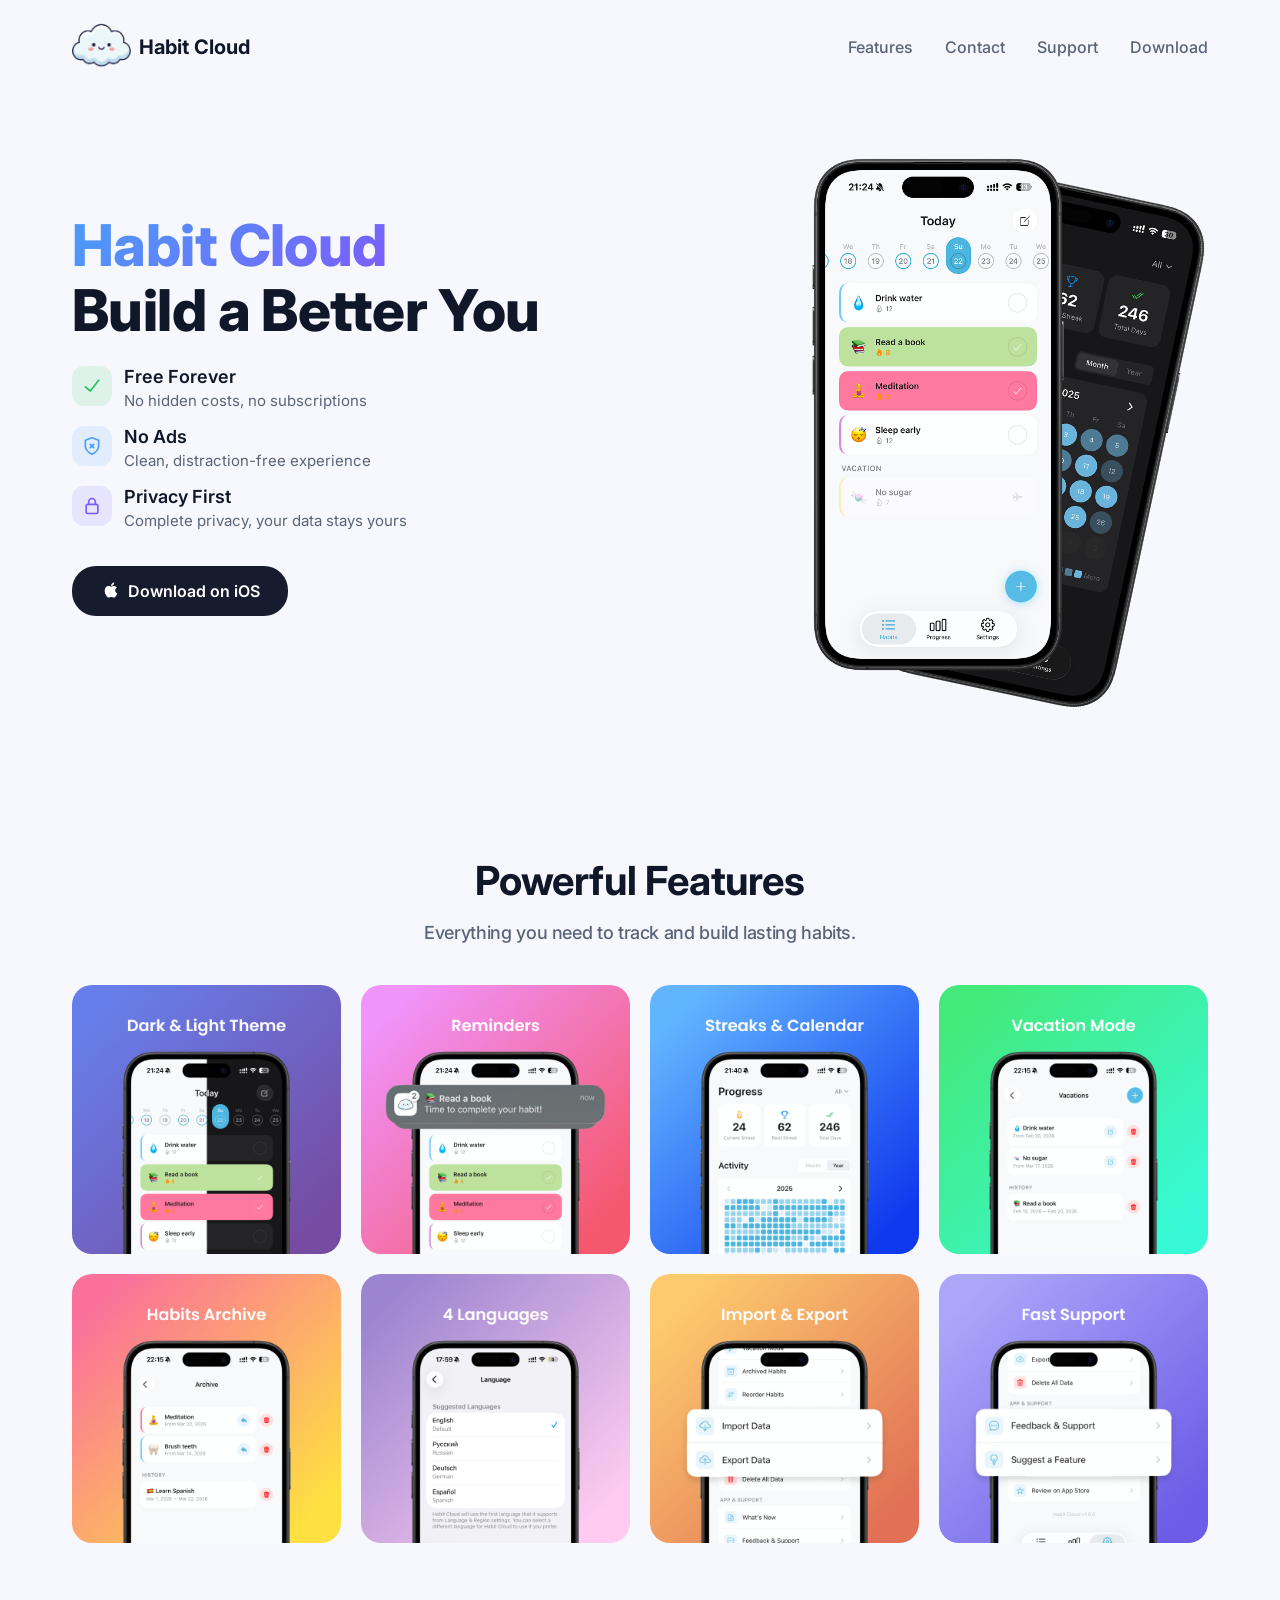
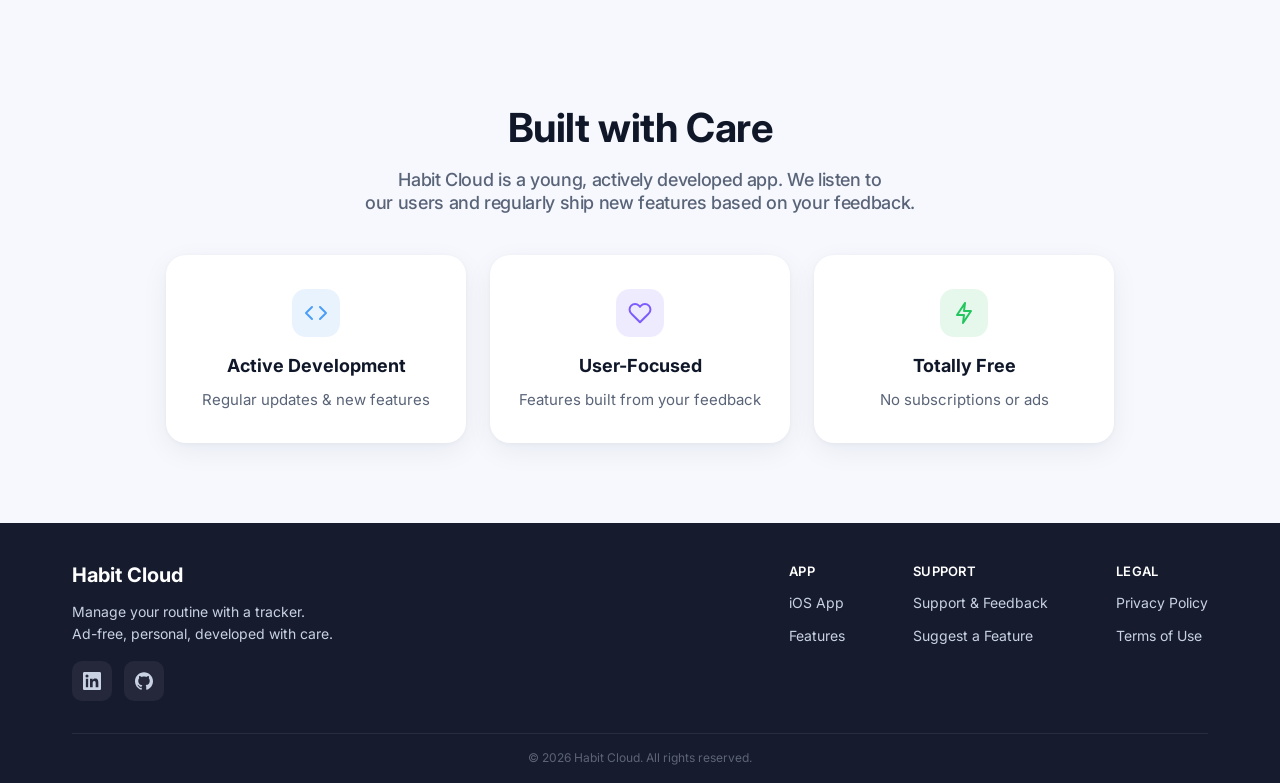
<file: index.html>
<!DOCTYPE html>
<html lang="en">
<head>
  <meta charset="UTF-8">
  <meta name="viewport" content="width=device-width, initial-scale=1.0">
  <title>Habit Cloud – Free Habit Tracker App</title>
  <meta name="description" content="Habit Cloud is a free habit tracker for iOS. No ads, no subscriptions, no sign-up. Track daily habits, build streaks, and grow every day.">
  <meta name="keywords" content="habit tracker, free habit tracker, iOS habit app, daily habits, habit streaks, no ads, no subscription, privacy-first, Habit Cloud">
  <meta name="author" content="Habit Cloud">
  <meta name="robots" content="index, follow">
  <link rel="canonical" href="https://habitcloud.org/">
  <link rel="icon" type="image/png" href="./assets/favicon-48.png">
  <link rel="apple-touch-icon" href="./assets/apple-touch-icon.png">

  <meta property="og:type" content="website">
  <meta property="og:url" content="https://habitcloud.org/">
  <meta property="og:title" content="Habit Cloud – Free Habit Tracker App">
  <meta property="og:description" content="Track daily habits, build streaks, and grow every day. No ads, no subscriptions, no sign-up.">
  <meta property="og:image" content="https://habitcloud.org/assets/logo.png">
  <meta property="og:locale" content="en_US">
  <meta property="og:site_name" content="Habit Cloud">

  <meta name="twitter:card" content="summary">
  <meta name="twitter:title" content="Habit Cloud – Free Habit Tracker App">
  <meta name="twitter:description" content="Track daily habits, build streaks, and grow every day. No ads, no subscriptions, no sign-up.">
  <meta name="twitter:image" content="https://habitcloud.org/assets/logo.png">

  <link rel="preload" href="./assets/fonts/Inter-Variable.woff2" as="font" type="font/woff2" crossorigin>
  <link rel="stylesheet" href="./styles/common.css">
  <link rel="stylesheet" href="./styles/headerFooter.css">
  <link rel="stylesheet" href="./styles/main.css">
</head>
<body>
  <header class="header" id="header">
    <div class="wrapper">
      <div class="content">
        <div class="header_logo">
          <img src="./assets/logo.png" alt="Habit Cloud">
          <p class="header_name">Habit Cloud</p>
        </div>
        <nav>
          <ul class="header_list">
            <li class="header_features"><a href="#features">Features</a></li>
            <li class="header_contact"><a href="#footer">Contact</a></li>
            <li class="header_support"><a href="mailto:habitcloud.support@gmail.com?subject=Support" target="_blank">Support</a></li>
            <li class="header_download"><a href="https://apps.apple.com/ge/app/habit-cloud-daily-tracker/id6760593543" target="_blank">Download</a></li>
          </ul>
        </nav>
      </div>
    </div>
  </header>

  <section class="hero" id="hero">
    <div class="wrapper">
      <div class="content">
        <div class="hero_info">
          <h1 class="hero_title"><span>Habit Cloud</span><br>Build a Better You</h1>
          <div class="hero_points">
            <div class="hero_point">
              <div class="point_icon green">
                <svg viewBox="0 0 24 24" fill="none" stroke="currentColor" stroke-width="2" stroke-linecap="round" stroke-linejoin="round">
                  <polyline points="20 5 10 18 4 13"/>
                </svg>
              </div>
              <div class="point_info">
                <p class="point_title">Free Forever</p>
                <p class="point_text">No hidden costs, no subscriptions</p>
              </div>
            </div>
            <div class="hero_point">
              <div class="point_icon blue">
                <svg viewBox="0 0 24 24" fill="none" stroke="currentColor" stroke-width="2" stroke-linecap="round" stroke-linejoin="round">
                  <path d="M12 22s8-4 8-10V5l-8-3-8 3v7c0 6 8 10 8 10z"/>
                  <line x1="14" y1="10" x2="10" y2="14"/>
                  <line x1="10" y1="10" x2="14" y2="14"/>
                </svg>
              </div>
              <div class="point_info">
                <p class="point_title">No Ads</p>
                <p class="point_text">Clean, distraction-free experience</p>
              </div>
            </div>
            <div class="hero_point">
              <div class="point_icon purple">
                <svg viewBox="0 0 24 24" fill="none" stroke="currentColor" stroke-width="2" stroke-linecap="round">
                  <rect x="5" y="10" width="14" height="11" rx="2"/>
                  <path d="M8 10V7a4 4 0 0 1 8 0v3"/>
                </svg>
              </div>
              <div class="point_info">
                <p class="point_title">Privacy First</p>
                <p class="point_text">Complete privacy, your data stays yours</p>
              </div>
            </div>
          </div>
          <div class="button">
            <a href="https://apps.apple.com/ge/app/habit-cloud-daily-tracker/id6760593543" target="_blank">
              <img src="./assets/apple.svg" alt="icon" width="20" height="20">
              Download on iOS
            </a>
          </div>
        </div>

        <div class="hero_images">
          <img src="./assets/main-light.png" class="image_light" alt="Light main page">
          <img src="./assets/progress-dark.png" class="image_dark" alt="Dark progress page">
        </div>
      </div>
    </div>
  </section>

  <section class="section features" id="features">
    <div class="wrapper">
      <div class="content">
        <h2>Powerful Features</h2>
        <h4>Everything you need to track and build lasting habits.</h4>
        <div class="features_list">
          <img src="./assets/feature_1.png" class="image" alt="Dark & Light Theme">
          <img src="./assets/feature_2.png" class="image" alt="Reminders">
          <img src="./assets/feature_3.png" class="image" alt="Streaks & Calendar">
          <img src="./assets/feature_4.png" class="image" alt="Vacation Mode">
          <img src="./assets/feature_5.png" class="image" alt="Habits Archive">
          <img src="./assets/feature_6.png" class="image" alt="4 Languages">
          <img src="./assets/feature_7.png" class="image" alt="Import & Export">
          <img src="./assets/feature_8.png" class="image" alt="Fast Support">
        </div>
      </div>
    </div>
  </section>

  <section class="section care" id="care">
    <div class="wrapper">
      <div class="content">
        <h2>Built with Care</h2>
        <h4>Habit Cloud is a young, actively developed app. We listen to<br> our users and regularly ship new features based on your feedback.</h4>
        <div class="care_list">
          <div class="care_card">
            <div class="card_icon blue">
              <svg viewBox="0 0 24 24" fill="none" stroke="currentColor" stroke-width="2" stroke-linecap="round" stroke-linejoin="round"><polyline points="16 18 22 12 16 6"/><polyline points="8 6 2 12 8 18"/></svg>
            </div>
            <p class="card_title">Active Development</p>
            <p class="card_description">Regular updates & new features</p>
          </div>
          <div class="care_card">
            <div class="card_icon purple">
              <svg viewBox="0 0 24 24" fill="none" stroke="currentColor" stroke-width="2" stroke-linecap="round" stroke-linejoin="round"><path d="M20.84 4.61a5.5 5.5 0 0 0-7.78 0L12 5.67l-1.06-1.06a5.5 5.5 0 0 0-7.78 7.78l1.06 1.06L12 21.23l7.78-7.78 1.06-1.06a5.5 5.5 0 0 0 0-7.78z"/></svg>
            </div>
            <p class="card_title">User-Focused</p>
            <p class="card_description">Features built from your feedback</p>
          </div>
          <div class="care_card">
            <div class="card_icon green">
              <svg viewBox="0 0 24 24" fill="none" stroke="currentColor" stroke-width="2" stroke-linecap="round" stroke-linejoin="round"><polyline points="13 2 5 14 12 14 11 22 19 10 12 10 13 2"/></svg>
            </div>
            <p class="card_title">Totally Free</p>
            <p class="card_description">No subscriptions or ads</p>
          </div>
        </div>
      </div>
    </div>
  </section>
  
  <footer class="footer" id="footer">
    <div class="wrapper">
      <div class="content">
        <div class="footer_top">
          <div class="footer_left">
            <p class="footer_name">Habit Cloud</p>
            <p class="footer_text">Manage your routine with a tracker.<br>Ad-free, personal, developed with care.</p>
            <div class="footer_social">
              <a href="https://www.linkedin.com/in/dzmitry-matyshau/" target="_blank">
                <svg viewBox="0 0 24 24" fill="currentColor"><path d="M20.447 20.452h-3.554v-5.569c0-1.328-.027-3.037-1.852-3.037-1.853 0-2.136 1.445-2.136 2.939v5.667H9.351V9h3.414v1.561h.046c.477-.9 1.637-1.85 3.37-1.85 3.601 0 4.267 2.37 4.267 5.455v6.286zM5.337 7.433a2.062 2.062 0 1 1 0-4.125 2.062 2.062 0 0 1 0 4.125zM6.86 20.452H3.814V9H6.86v11.452zM22.225 0H1.771C.792 0 0 .774 0 1.729v20.542C0 23.227.792 24 1.771 24h20.451C23.2 24 24 23.227 24 22.271V1.729C24 .774 23.2 0 22.222 0h.003z"/></svg>
              </a>
              <a href="https://github.com/deemoor" target="_blank">
                <svg viewBox="0 0 24 24" fill="currentColor"><path d="M12 .297c-6.63 0-12 5.373-12 12 0 5.303 3.438 9.8 8.205 11.385.6.113.82-.258.82-.577 0-.285-.01-1.04-.015-2.04-3.338.724-4.042-1.61-4.042-1.61C4.422 18.07 3.633 17.7 3.633 17.7c-1.087-.744.084-.729.084-.729 1.205.084 1.838 1.236 1.838 1.236 1.07 1.835 2.809 1.305 3.495.998.108-.776.417-1.305.76-1.605-2.665-.3-5.466-1.332-5.466-5.93 0-1.31.465-2.38 1.235-3.22-.135-.303-.54-1.523.105-3.176 0 0 1.005-.322 3.3 1.23.96-.267 1.98-.399 3-.405 1.02.006 2.04.138 3 .405 2.28-1.552 3.285-1.23 3.285-1.23.645 1.653.24 2.873.12 3.176.765.84 1.23 1.91 1.23 3.22 0 4.61-2.805 5.625-5.475 5.92.42.36.81 1.096.81 2.22 0 1.606-.015 2.896-.015 3.286 0 .315.21.69.825.57C20.565 22.092 24 17.592 24 12.297c0-6.627-5.373-12-12-12"/></svg>
              </a>
            </div>
          </div>
          <div class="footer_right">
            <div class="footer_section">
              <p class="section_text">APP</p>
              <ul class="section_links">
                <li><a href="https://apps.apple.com/ge/app/habit-cloud-daily-tracker/id6760593543" target="_blank">iOS App</a></li>
                <li><a href="#features">Features</a></li>
              </ul>
            </div>
            <div class="footer_section">
              <p class="section_text">SUPPORT</p>
              <ul class="section_links">
                <li><a href="mailto:habitcloud.support@gmail.com?subject=Support%20%26%20Feedback" target="_blank">Support & Feedback</a></li>
                <li><a href="mailto:habitcloud.support@gmail.com?subject=Feature%20Suggestion" target="_blank">Suggest a Feature</a></li>
              </ul>
            </div>
            <div class="footer_section">
              <p class="section_text">LEGAL</p>
              <ul class="section_links">
                <li><a href="/privacy">Privacy Policy</a></li>
                <li><a href="/terms">Terms of Use</a></li>
              </ul>
            </div>
          </div>
          <div class="footer_social">
            <a href="https://www.linkedin.com/in/dzmitry-matyshau/" target="_blank">
              <svg viewBox="0 0 24 24" fill="currentColor"><path d="M20.447 20.452h-3.554v-5.569c0-1.328-.027-3.037-1.852-3.037-1.853 0-2.136 1.445-2.136 2.939v5.667H9.351V9h3.414v1.561h.046c.477-.9 1.637-1.85 3.37-1.85 3.601 0 4.267 2.37 4.267 5.455v6.286zM5.337 7.433a2.062 2.062 0 1 1 0-4.125 2.062 2.062 0 0 1 0 4.125zM6.86 20.452H3.814V9H6.86v11.452zM22.225 0H1.771C.792 0 0 .774 0 1.729v20.542C0 23.227.792 24 1.771 24h20.451C23.2 24 24 23.227 24 22.271V1.729C24 .774 23.2 0 22.222 0h.003z"/></svg>
            </a>
            <a href="https://github.com/deemoor" target="_blank">
              <svg viewBox="0 0 24 24" fill="currentColor"><path d="M12 .297c-6.63 0-12 5.373-12 12 0 5.303 3.438 9.8 8.205 11.385.6.113.82-.258.82-.577 0-.285-.01-1.04-.015-2.04-3.338.724-4.042-1.61-4.042-1.61C4.422 18.07 3.633 17.7 3.633 17.7c-1.087-.744.084-.729.084-.729 1.205.084 1.838 1.236 1.838 1.236 1.07 1.835 2.809 1.305 3.495.998.108-.776.417-1.305.76-1.605-2.665-.3-5.466-1.332-5.466-5.93 0-1.31.465-2.38 1.235-3.22-.135-.303-.54-1.523.105-3.176 0 0 1.005-.322 3.3 1.23.96-.267 1.98-.399 3-.405 1.02.006 2.04.138 3 .405 2.28-1.552 3.285-1.23 3.285-1.23.645 1.653.24 2.873.12 3.176.765.84 1.23 1.91 1.23 3.22 0 4.61-2.805 5.625-5.475 5.92.42.36.81 1.096.81 2.22 0 1.606-.015 2.896-.015 3.286 0 .315.21.69.825.57C20.565 22.092 24 17.592 24 12.297c0-6.627-5.373-12-12-12"/></svg>
            </a>
          </div>
        </div>
        <div class="footer-bottom">
          &copy; 2026 Habit Cloud. All rights reserved.
        </div>
      </div>
    </div>
  </footer>
</body>
</html>
</file>
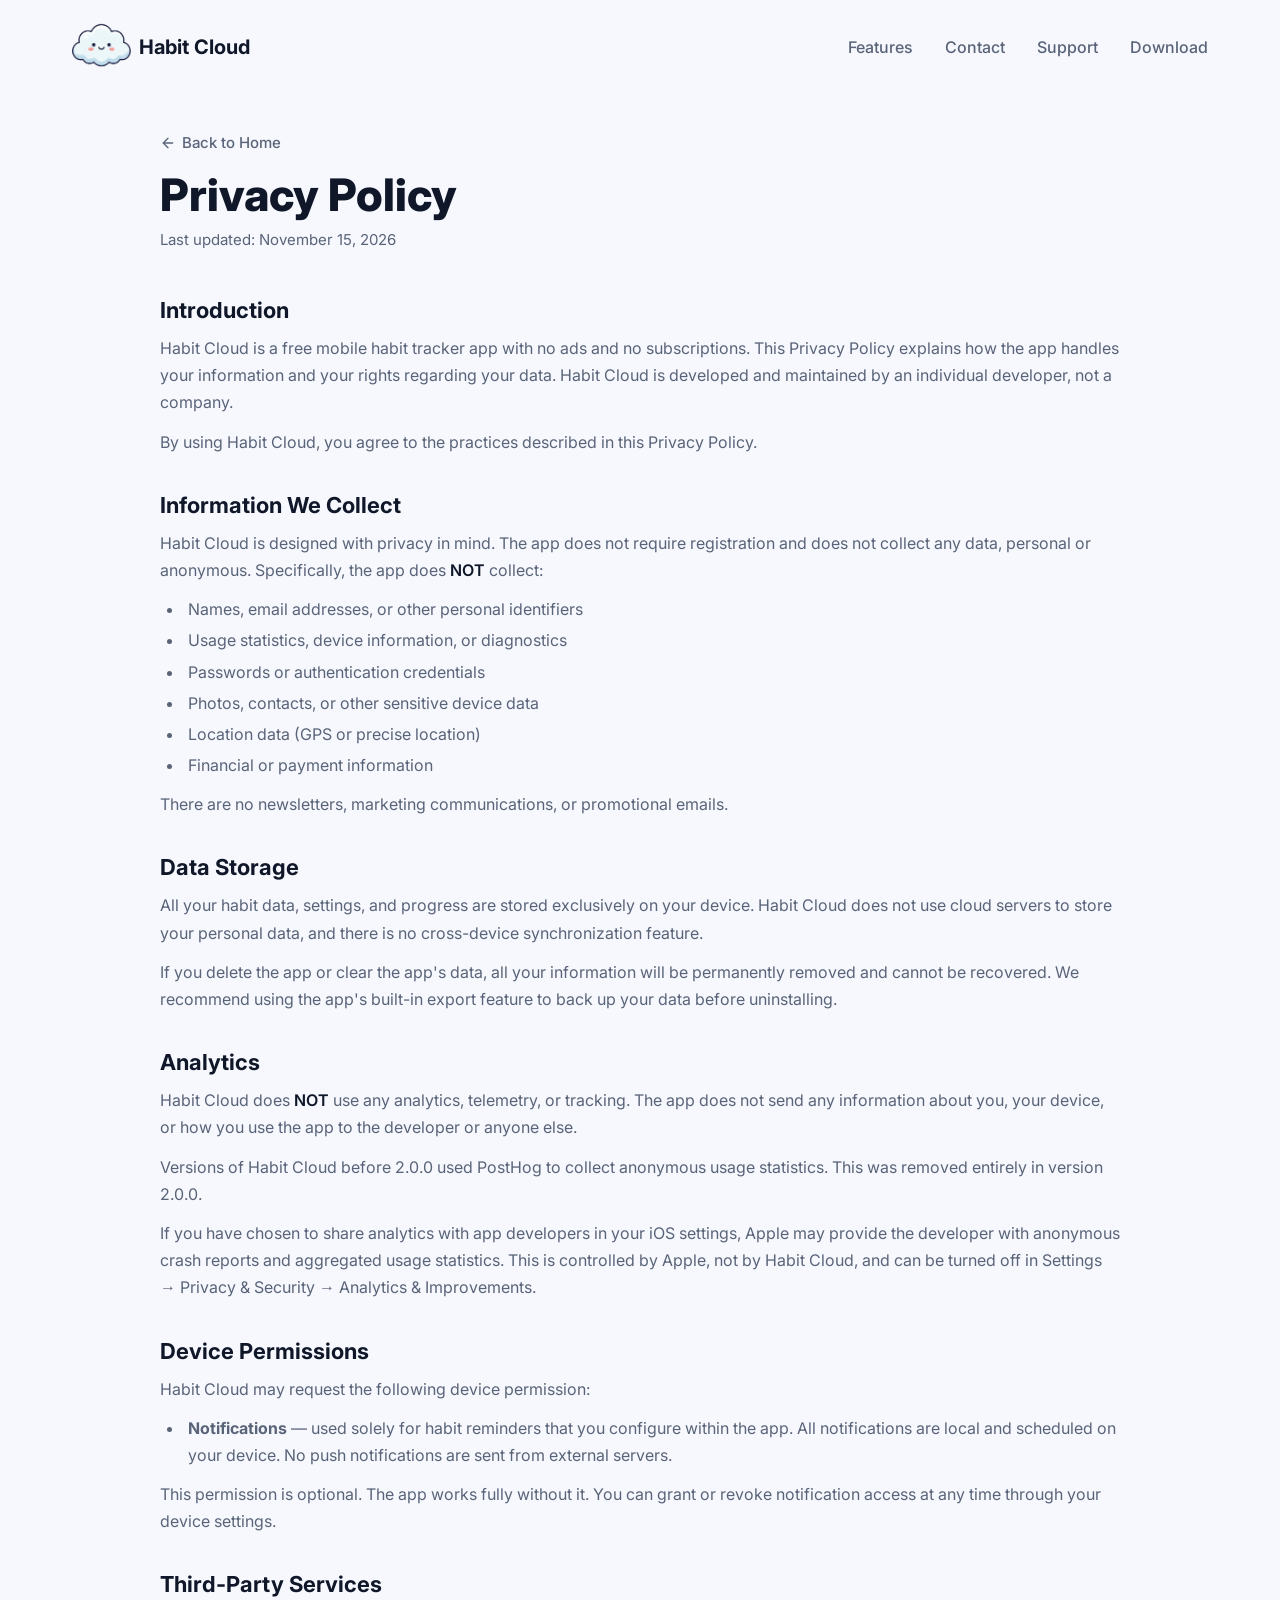
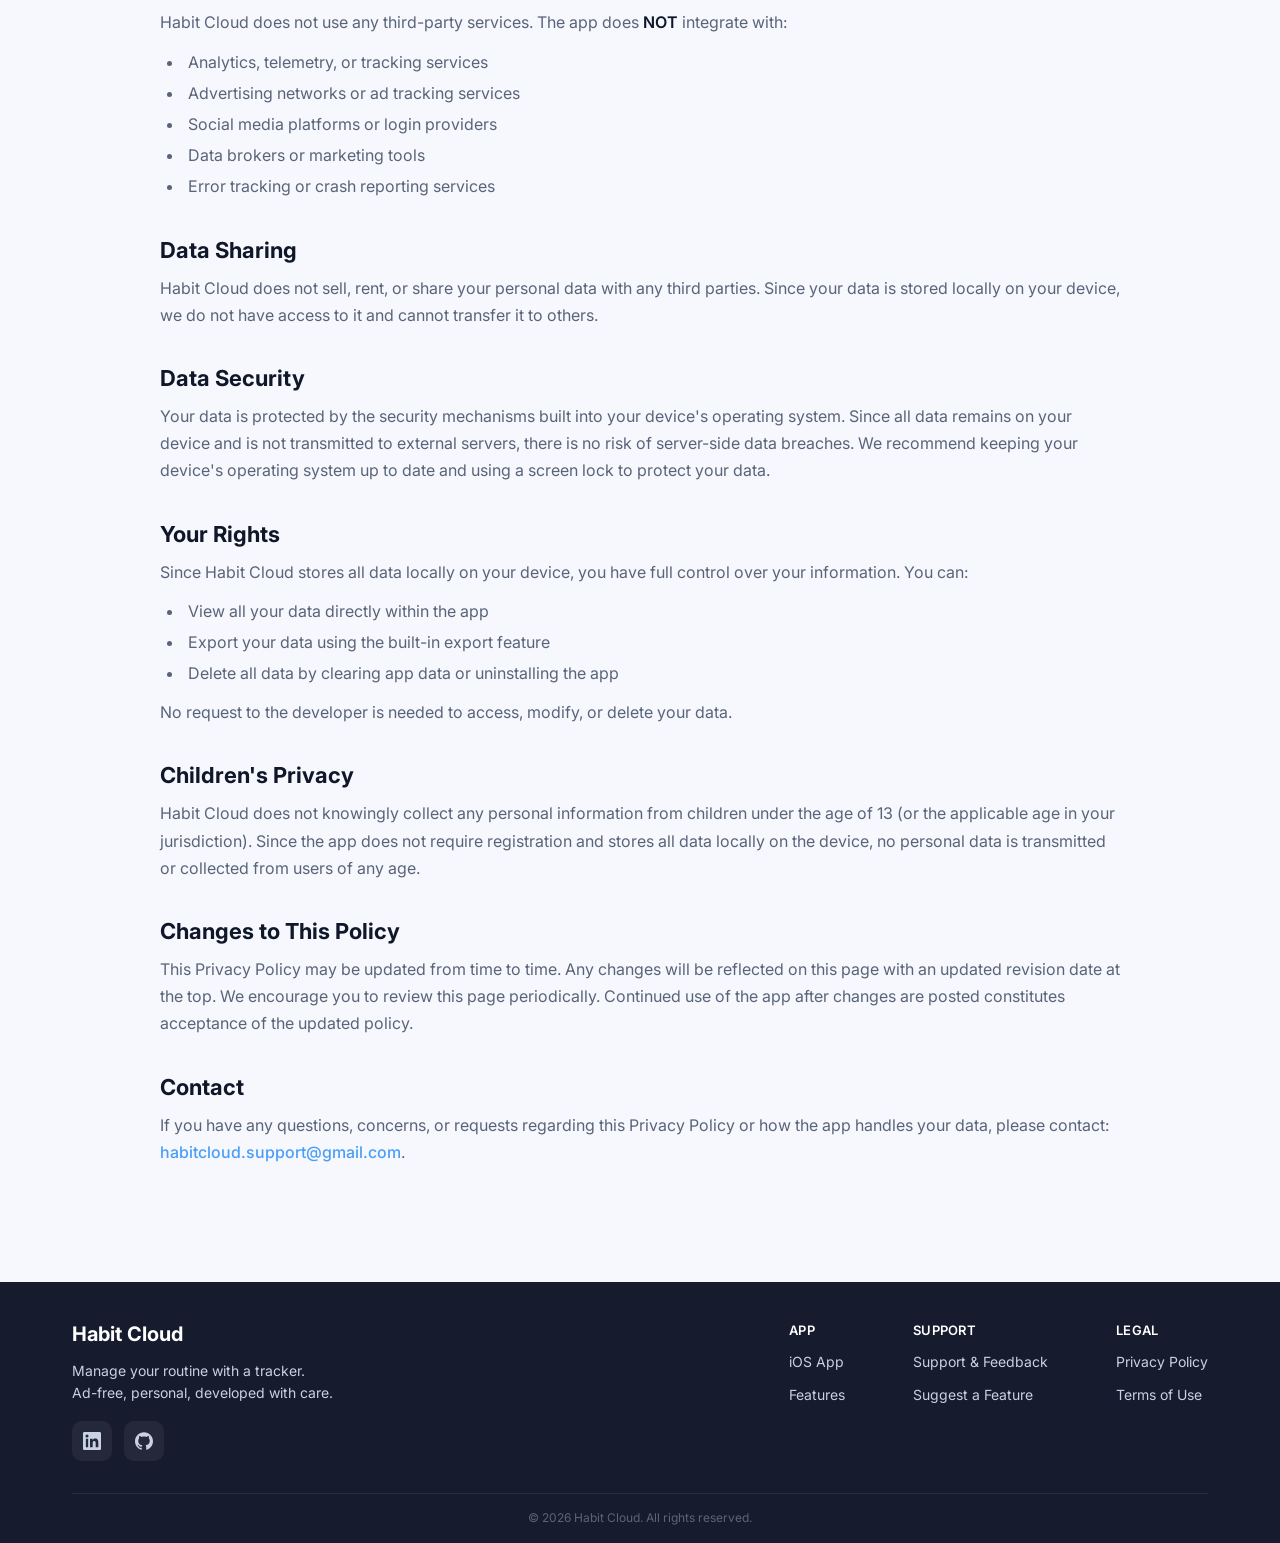
<file: privacy.html>
<!DOCTYPE html>
<html lang="en">
<head>
  <meta charset="UTF-8">
  <meta name="viewport" content="width=device-width, initial-scale=1.0">
  <title>Privacy Policy – Habit Cloud</title>
  <meta name="description" content="Privacy Policy for Habit Cloud. No personal data collected, no accounts, all data stored locally on your device.">
  <meta name="robots" content="index, follow">
  <link rel="canonical" href="https://habitcloud.org/privacy">
  <link rel="icon" type="image/png" href="./assets/favicon-48.png">
  <link rel="apple-touch-icon" href="./assets/apple-touch-icon.png">

  <meta property="og:type" content="website">
  <meta property="og:url" content="https://habitcloud.org/privacy">
  <meta property="og:title" content="Privacy Policy – Habit Cloud">
  <meta property="og:description" content="Privacy Policy for Habit Cloud. No personal data collected, no accounts, all data stored locally on your device.">
  <meta property="og:image" content="https://habitcloud.org/assets/logo.png">
  <meta property="og:locale" content="en_US">
  <meta property="og:site_name" content="Habit Cloud">

  <link rel="preload" href="./assets/fonts/Inter-Variable.woff2" as="font" type="font/woff2" crossorigin>
  <link rel="stylesheet" href="./styles/common.css">
  <link rel="stylesheet" href="./styles/headerFooter.css">
  <link rel="stylesheet" href="./styles/legal.css">
</head>
<body>
  <header class="header" id="header">
    <div class="wrapper">
      <div class="content">
        <a class="header_logo" href="/">
          <img src="./assets/logo.png" alt="Habit Cloud">
          <p class="header_name">Habit Cloud</p>
        </a>
        <nav>
          <ul class="header_list">
            <li class="header_features"><a href="/#features">Features</a></li>
            <li class="header_contact"><a href="/#footer">Contact</a></li>
            <li class="header_support"><a href="mailto:habitcloud.support@gmail.com?subject=Support" target="_blank">Support</a></li>
            <li class="header_download"><a href="https://apps.apple.com/ge/app/habit-cloud-daily-tracker/id6760593543" target="_blank">Download</a></li>
          </ul>
        </nav>
      </div>
    </div>
  </header>

  <section class="legal">
    <div class="wrapper">
      <a href="/" class="legal_back">
        <svg viewBox="0 0 24 24" fill="none" stroke="currentColor" stroke-width="2" stroke-linecap="round" stroke-linejoin="round">
          <line x1="19" y1="12" x2="5" y2="12"/>
          <polyline points="12 19 5 12 12 5"/>
        </svg>
        Back to Home
      </a>
      <h1 class="legal_title">Privacy Policy</h1>
      <p class="legal_updated">Last updated: November 15, 2026</p>

      <div class="legal_body">
        <div class="legal_section">
          <h2 class="legal_heading">Introduction</h2>
          <p class="legal_text">Habit Cloud is a free mobile habit tracker app with no ads and no subscriptions. This Privacy Policy explains how the app handles your information and your rights regarding your data. Habit Cloud is developed and maintained by an individual developer, not a company.</p>
          <p class="legal_text">By using Habit Cloud, you agree to the practices described in this Privacy Policy.</p>
        </div>

        <div class="legal_section">
          <h2 class="legal_heading">Information We Collect</h2>
          <p class="legal_text">Habit Cloud is designed with privacy in mind. The app does not require registration and does not collect any data, personal or anonymous. Specifically, the app does <span class="legal_not">not</span> collect:</p>
          <ul class="legal_list">
            <li class="legal_list-item">Names, email addresses, or other personal identifiers</li>
            <li class="legal_list-item">Usage statistics, device information, or diagnostics</li>
            <li class="legal_list-item">Passwords or authentication credentials</li>
            <li class="legal_list-item">Photos, contacts, or other sensitive device data</li>
            <li class="legal_list-item">Location data (GPS or precise location)</li>
            <li class="legal_list-item">Financial or payment information</li>
          </ul>
          <p class="legal_text">There are no newsletters, marketing communications, or promotional emails.</p>
        </div>

        <div class="legal_section">
          <h2 class="legal_heading">Data Storage</h2>
          <p class="legal_text">All your habit data, settings, and progress are stored exclusively on your device. Habit Cloud does not use cloud servers to store your personal data, and there is no cross-device synchronization feature.</p>
          <p class="legal_text">If you delete the app or clear the app's data, all your information will be permanently removed and cannot be recovered. We recommend using the app's built-in export feature to back up your data before uninstalling.</p>
        </div>

        <div class="legal_section">
          <h2 class="legal_heading">Analytics</h2>
          <p class="legal_text">Habit Cloud does <span class="legal_not">not</span> use any analytics, telemetry, or tracking. The app does not send any information about you, your device, or how you use the app to the developer or anyone else.</p>
          <p class="legal_text">Versions of Habit Cloud before 2.0.0 used PostHog to collect anonymous usage statistics. This was removed entirely in version 2.0.0.</p>
          <p class="legal_text">If you have chosen to share analytics with app developers in your iOS settings, Apple may provide the developer with anonymous crash reports and aggregated usage statistics. This is controlled by Apple, not by Habit Cloud, and can be turned off in Settings → Privacy &amp; Security → Analytics &amp; Improvements.</p>
        </div>

        <div class="legal_section">
          <h2 class="legal_heading">Device Permissions</h2>
          <p class="legal_text">Habit Cloud may request the following device permission:</p>
          <ul class="legal_list">
            <li class="legal_list-item"><strong>Notifications</strong> — used solely for habit reminders that you configure within the app. All notifications are local and scheduled on your device. No push notifications are sent from external servers.</li>
          </ul>
          <p class="legal_text">This permission is optional. The app works fully without it. You can grant or revoke notification access at any time through your device settings.</p>
        </div>

        <div class="legal_section">
          <h2 class="legal_heading">Third-Party Services</h2>
          <p class="legal_text">Habit Cloud does not use any third-party services. The app does <span class="legal_not">not</span> integrate with:</p>
          <ul class="legal_list">
            <li class="legal_list-item">Analytics, telemetry, or tracking services</li>
            <li class="legal_list-item">Advertising networks or ad tracking services</li>
            <li class="legal_list-item">Social media platforms or login providers</li>
            <li class="legal_list-item">Data brokers or marketing tools</li>
            <li class="legal_list-item">Error tracking or crash reporting services</li>
          </ul>
        </div>

        <div class="legal_section">
          <h2 class="legal_heading">Data Sharing</h2>
          <p class="legal_text">Habit Cloud does not sell, rent, or share your personal data with any third parties. Since your data is stored locally on your device, we do not have access to it and cannot transfer it to others.</p>
        </div>

        <div class="legal_section">
          <h2 class="legal_heading">Data Security</h2>
          <p class="legal_text">Your data is protected by the security mechanisms built into your device's operating system. Since all data remains on your device and is not transmitted to external servers, there is no risk of server-side data breaches. We recommend keeping your device's operating system up to date and using a screen lock to protect your data.</p>
        </div>

        <div class="legal_section">
          <h2 class="legal_heading">Your Rights</h2>
          <p class="legal_text">Since Habit Cloud stores all data locally on your device, you have full control over your information. You can:</p>
          <ul class="legal_list">
            <li class="legal_list-item">View all your data directly within the app</li>
            <li class="legal_list-item">Export your data using the built-in export feature</li>
            <li class="legal_list-item">Delete all data by clearing app data or uninstalling the app</li>
          </ul>
          <p class="legal_text">No request to the developer is needed to access, modify, or delete your data.</p>
        </div>

        <div class="legal_section">
          <h2 class="legal_heading">Children's Privacy</h2>
          <p class="legal_text">Habit Cloud does not knowingly collect any personal information from children under the age of 13 (or the applicable age in your jurisdiction). Since the app does not require registration and stores all data locally on the device, no personal data is transmitted or collected from users of any age.</p>
        </div>

        <div class="legal_section">
          <h2 class="legal_heading">Changes to This Policy</h2>
          <p class="legal_text">This Privacy Policy may be updated from time to time. Any changes will be reflected on this page with an updated revision date at the top. We encourage you to review this page periodically. Continued use of the app after changes are posted constitutes acceptance of the updated policy.</p>
        </div>

        <div class="legal_section">
          <h2 class="legal_heading">Contact</h2>
          <p class="legal_text">If you have any questions, concerns, or requests regarding this Privacy Policy or how the app handles your data, please contact: <a href="mailto:habitcloud.support@gmail.com" class="legal_link" target="_blank">habitcloud.support@gmail.com</a>.</p>
        </div>
      </div>
    </div>
  </section>

  <footer class="footer" id="footer">
    <div class="wrapper">
      <div class="content">
        <div class="footer_top">
          <div class="footer_left">
            <p class="footer_name">Habit Cloud</p>
            <p class="footer_text">Manage your routine with a tracker.<br>Ad-free, personal, developed with care.</p>
            <div class="footer_social">
              <a href="https://www.linkedin.com/in/dzmitry-matyshau/" target="_blank">
                <svg viewBox="0 0 24 24" fill="currentColor"><path d="M20.447 20.452h-3.554v-5.569c0-1.328-.027-3.037-1.852-3.037-1.853 0-2.136 1.445-2.136 2.939v5.667H9.351V9h3.414v1.561h.046c.477-.9 1.637-1.85 3.37-1.85 3.601 0 4.267 2.37 4.267 5.455v6.286zM5.337 7.433a2.062 2.062 0 1 1 0-4.125 2.062 2.062 0 0 1 0 4.125zM6.86 20.452H3.814V9H6.86v11.452zM22.225 0H1.771C.792 0 0 .774 0 1.729v20.542C0 23.227.792 24 1.771 24h20.451C23.2 24 24 23.227 24 22.271V1.729C24 .774 23.2 0 22.222 0h.003z"/></svg>
              </a>
              <a href="https://github.com/deemoor" target="_blank">
                <svg viewBox="0 0 24 24" fill="currentColor"><path d="M12 .297c-6.63 0-12 5.373-12 12 0 5.303 3.438 9.8 8.205 11.385.6.113.82-.258.82-.577 0-.285-.01-1.04-.015-2.04-3.338.724-4.042-1.61-4.042-1.61C4.422 18.07 3.633 17.7 3.633 17.7c-1.087-.744.084-.729.084-.729 1.205.084 1.838 1.236 1.838 1.236 1.07 1.835 2.809 1.305 3.495.998.108-.776.417-1.305.76-1.605-2.665-.3-5.466-1.332-5.466-5.93 0-1.31.465-2.38 1.235-3.22-.135-.303-.54-1.523.105-3.176 0 0 1.005-.322 3.3 1.23.96-.267 1.98-.399 3-.405 1.02.006 2.04.138 3 .405 2.28-1.552 3.285-1.23 3.285-1.23.645 1.653.24 2.873.12 3.176.765.84 1.23 1.91 1.23 3.22 0 4.61-2.805 5.625-5.475 5.92.42.36.81 1.096.81 2.22 0 1.606-.015 2.896-.015 3.286 0 .315.21.69.825.57C20.565 22.092 24 17.592 24 12.297c0-6.627-5.373-12-12-12"/></svg>
              </a>
            </div>
          </div>
          <div class="footer_right">
            <div class="footer_section">
              <p class="section_text">APP</p>
              <ul class="section_links">
                <li><a href="https://apps.apple.com/ge/app/habit-cloud-daily-tracker/id6760593543" target="_blank">iOS App</a></li>
                <li><a href="/#features">Features</a></li>
              </ul>
            </div>
            <div class="footer_section">
              <p class="section_text">SUPPORT</p>
              <ul class="section_links">
                <li><a href="mailto:habitcloud.support@gmail.com?subject=Support%20%26%20Feedback" target="_blank">Support & Feedback</a></li>
                <li><a href="mailto:habitcloud.support@gmail.com?subject=Feature%20Suggestion" target="_blank">Suggest a Feature</a></li>
              </ul>
            </div>
            <div class="footer_section">
              <p class="section_text">LEGAL</p>
              <ul class="section_links">
                <li><a href="/privacy">Privacy Policy</a></li>
                <li><a href="/terms">Terms of Use</a></li>
              </ul>
            </div>
          </div>
          <div class="footer_social">
            <a href="https://www.linkedin.com/in/dzmitry-matyshau/" target="_blank">
              <svg viewBox="0 0 24 24" fill="currentColor"><path d="M20.447 20.452h-3.554v-5.569c0-1.328-.027-3.037-1.852-3.037-1.853 0-2.136 1.445-2.136 2.939v5.667H9.351V9h3.414v1.561h.046c.477-.9 1.637-1.85 3.37-1.85 3.601 0 4.267 2.37 4.267 5.455v6.286zM5.337 7.433a2.062 2.062 0 1 1 0-4.125 2.062 2.062 0 0 1 0 4.125zM6.86 20.452H3.814V9H6.86v11.452zM22.225 0H1.771C.792 0 0 .774 0 1.729v20.542C0 23.227.792 24 1.771 24h20.451C23.2 24 24 23.227 24 22.271V1.729C24 .774 23.2 0 22.222 0h.003z"/></svg>
            </a>
            <a href="https://github.com/deemoor" target="_blank">
              <svg viewBox="0 0 24 24" fill="currentColor"><path d="M12 .297c-6.63 0-12 5.373-12 12 0 5.303 3.438 9.8 8.205 11.385.6.113.82-.258.82-.577 0-.285-.01-1.04-.015-2.04-3.338.724-4.042-1.61-4.042-1.61C4.422 18.07 3.633 17.7 3.633 17.7c-1.087-.744.084-.729.084-.729 1.205.084 1.838 1.236 1.838 1.236 1.07 1.835 2.809 1.305 3.495.998.108-.776.417-1.305.76-1.605-2.665-.3-5.466-1.332-5.466-5.93 0-1.31.465-2.38 1.235-3.22-.135-.303-.54-1.523.105-3.176 0 0 1.005-.322 3.3 1.23.96-.267 1.98-.399 3-.405 1.02.006 2.04.138 3 .405 2.28-1.552 3.285-1.23 3.285-1.23.645 1.653.24 2.873.12 3.176.765.84 1.23 1.91 1.23 3.22 0 4.61-2.805 5.625-5.475 5.92.42.36.81 1.096.81 2.22 0 1.606-.015 2.896-.015 3.286 0 .315.21.69.825.57C20.565 22.092 24 17.592 24 12.297c0-6.627-5.373-12-12-12"/></svg>
            </a>
          </div>
        </div>
        <div class="footer-bottom">
          &copy; 2026 Habit Cloud. All rights reserved.
        </div>
      </div>
    </div>
  </footer>
</body>
</html>
</file>
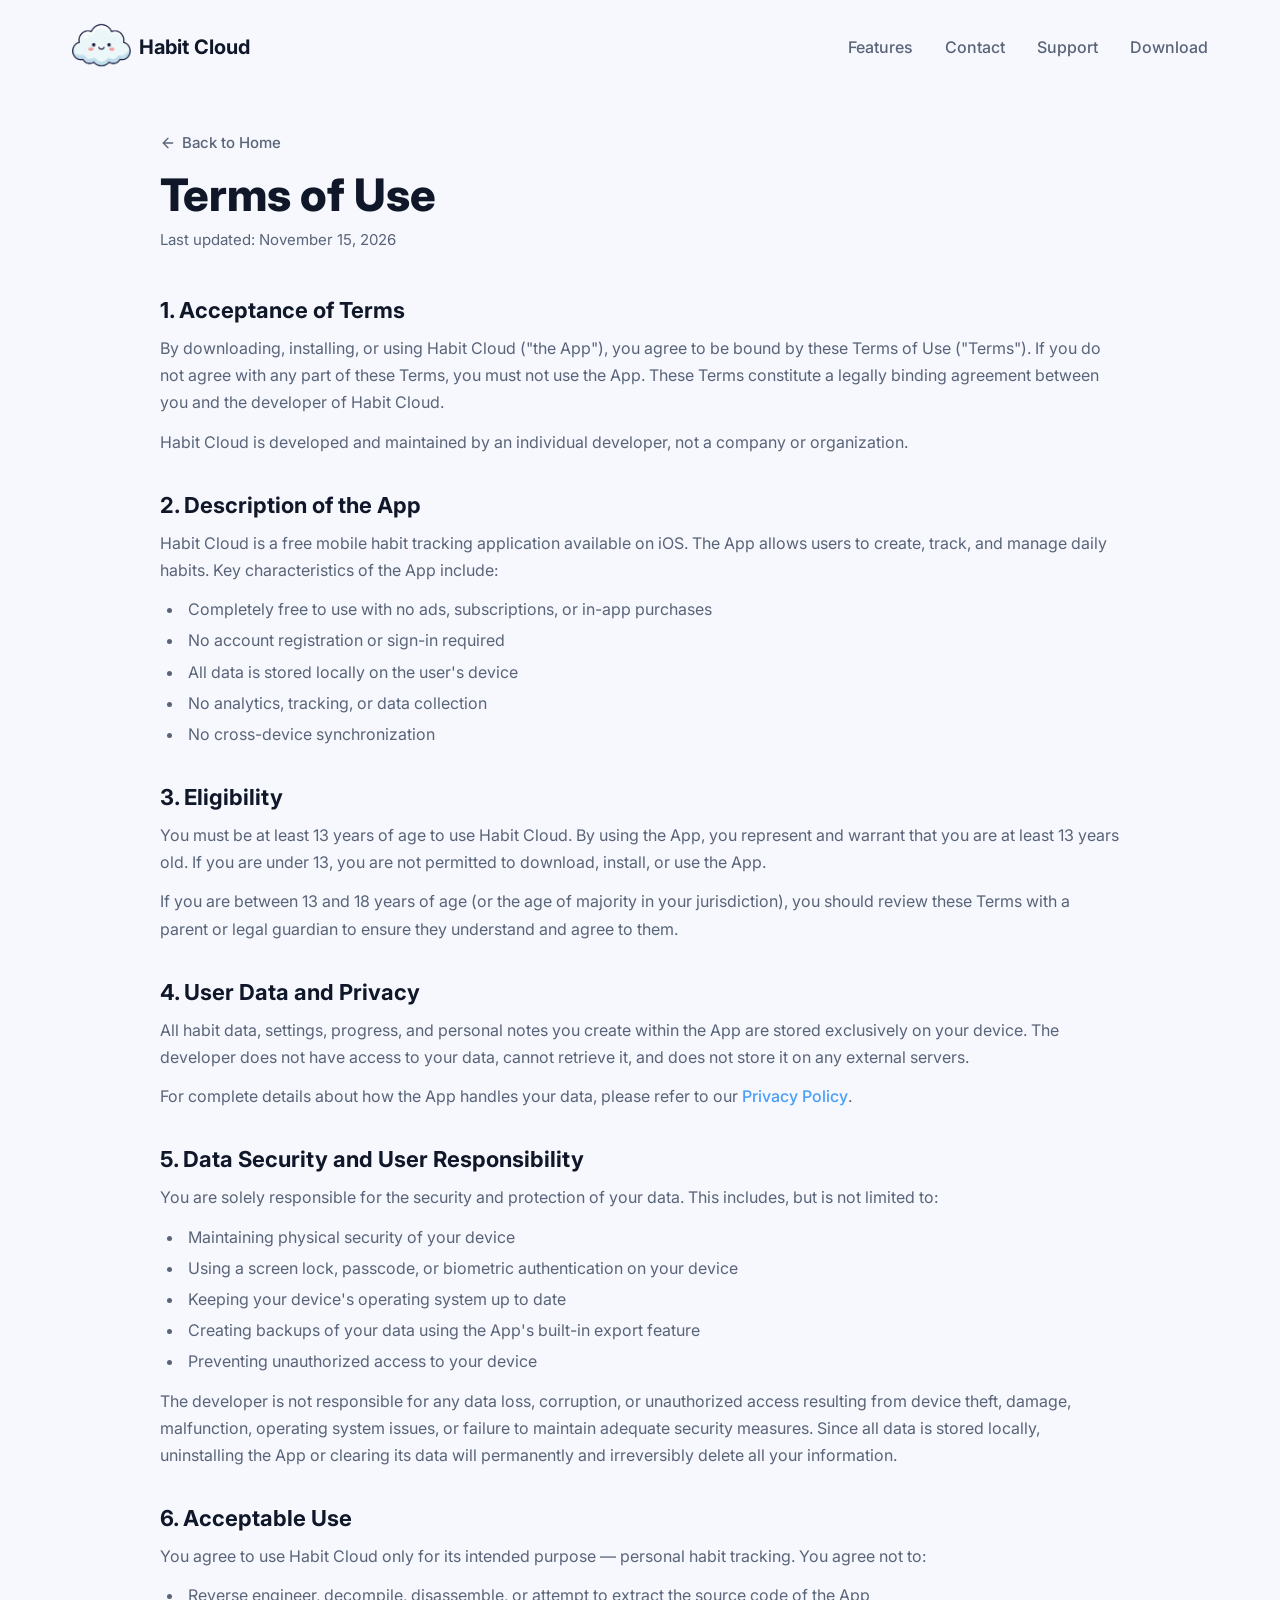
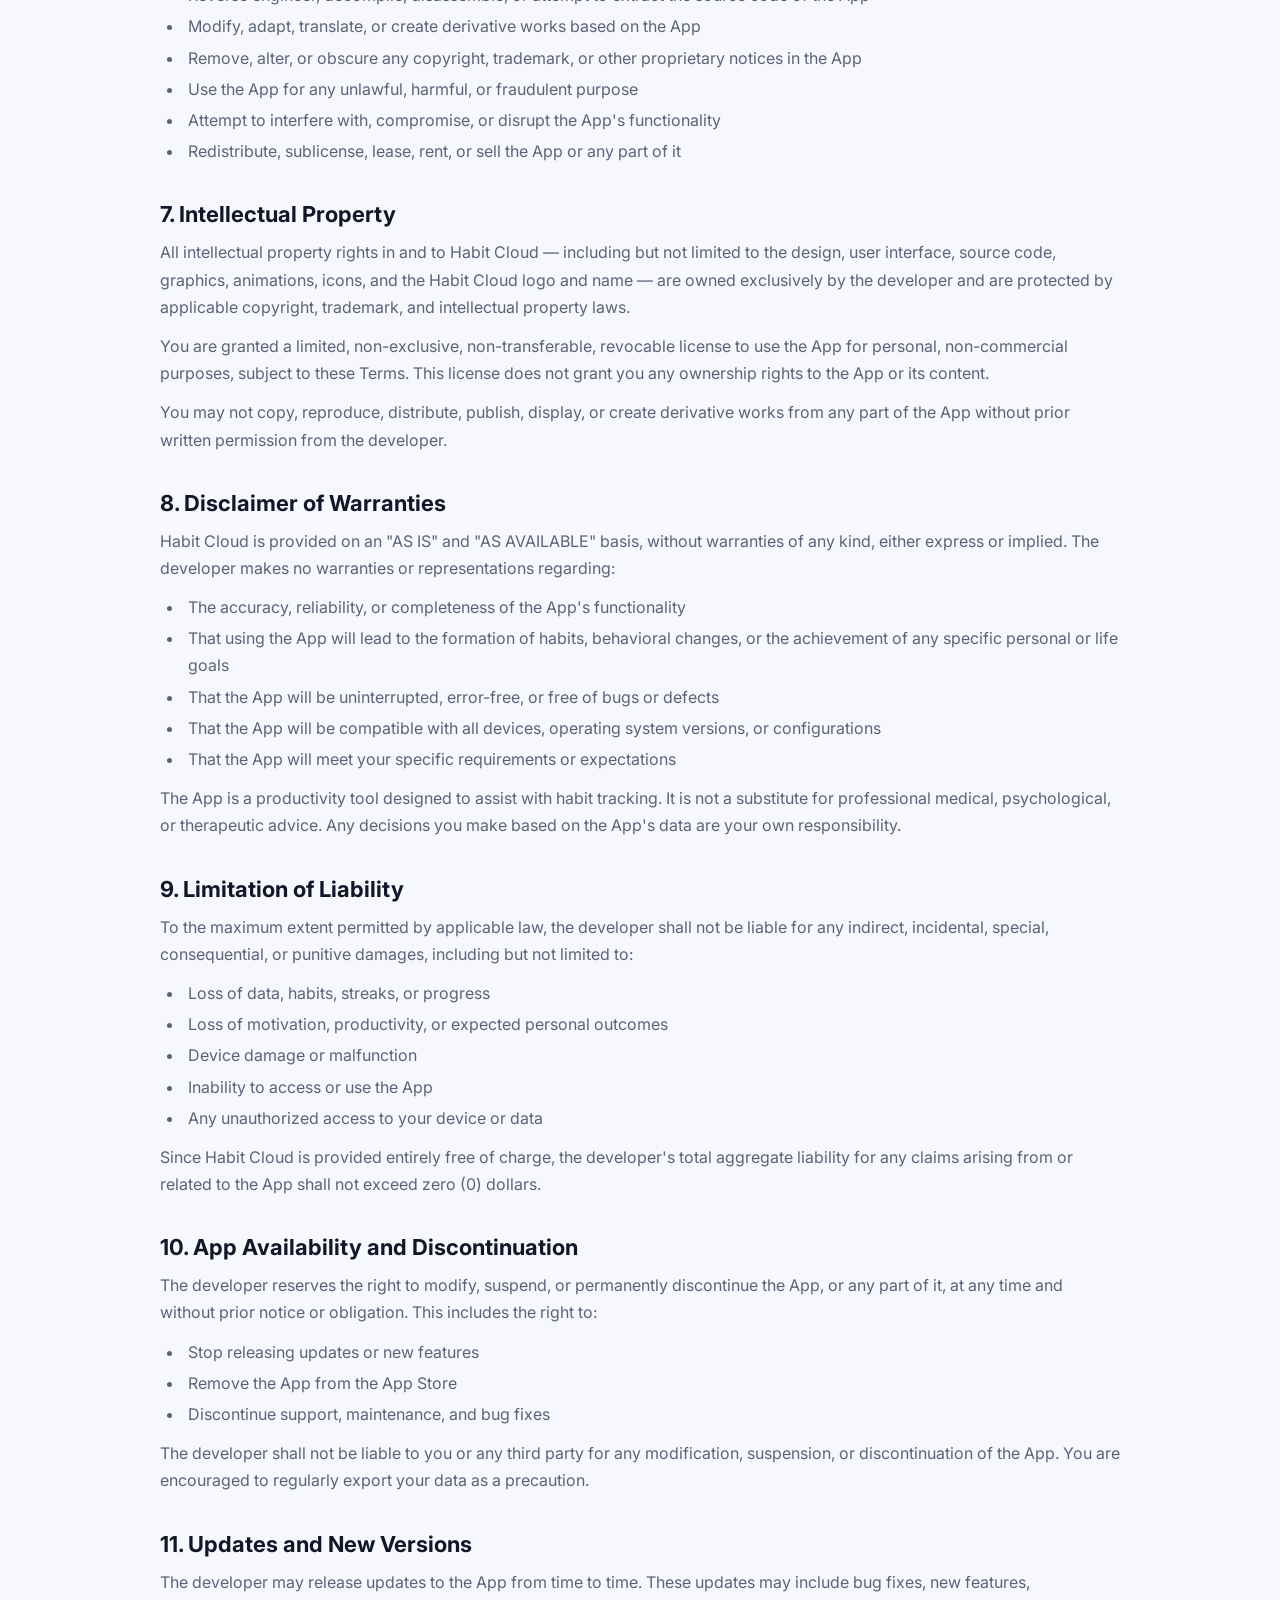
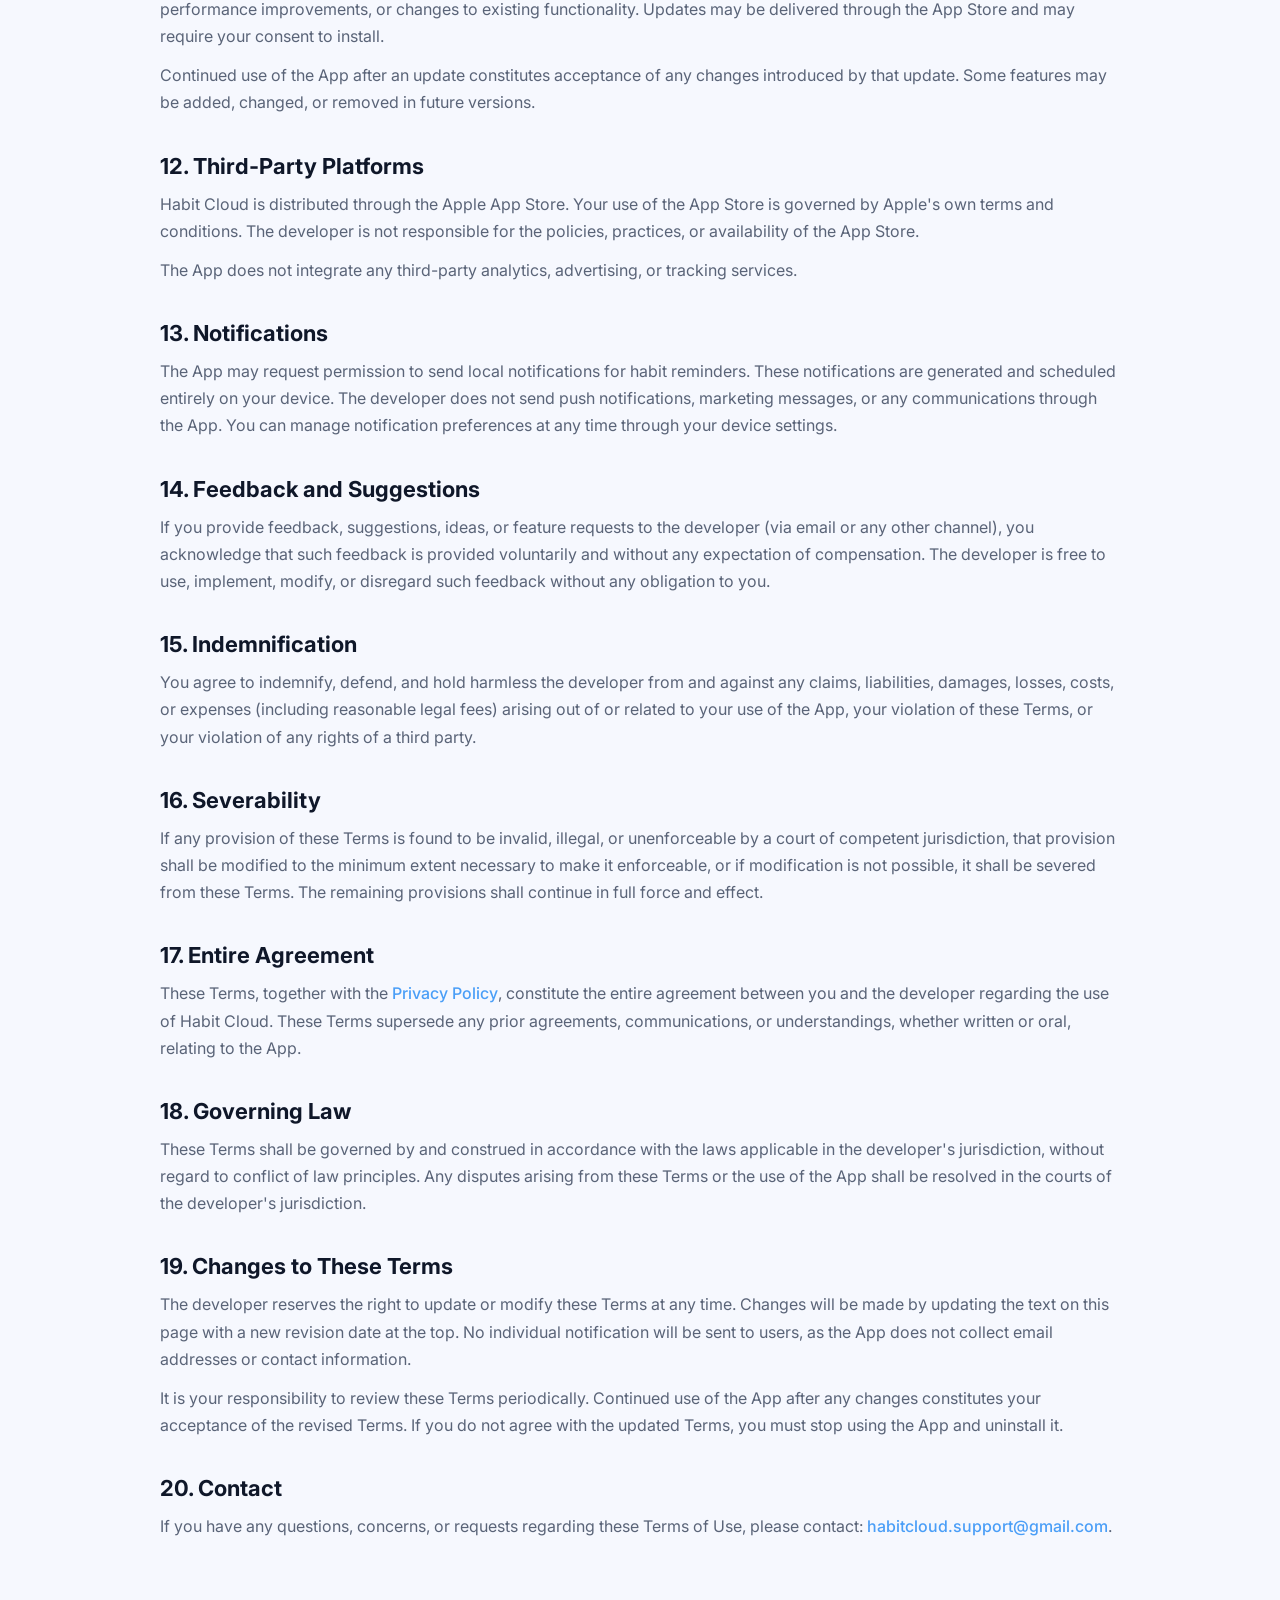
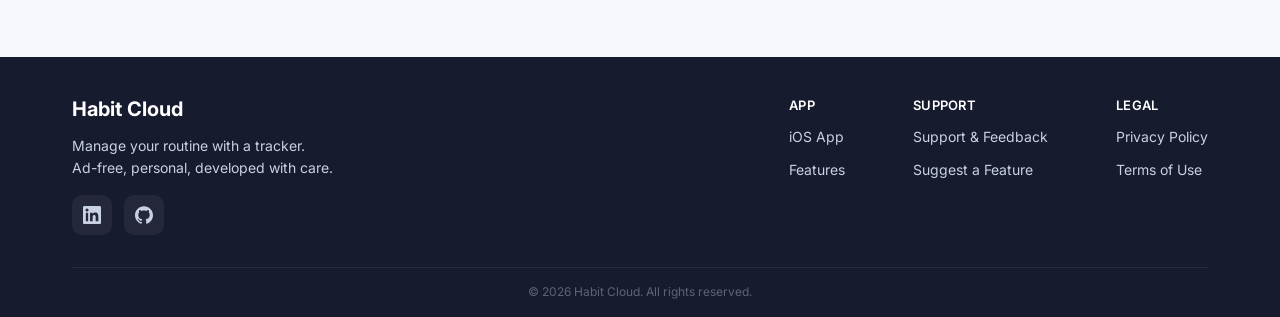
<file: terms.html>
<!DOCTYPE html>
<html lang="en">
<head>
  <meta charset="UTF-8">
  <meta name="viewport" content="width=device-width, initial-scale=1.0">
  <title>Terms of Use – Habit Cloud</title>
  <meta name="description" content="Terms of Use for Habit Cloud. Read the terms and conditions for using the free habit tracker app.">
  <meta name="robots" content="index, follow">
  <link rel="canonical" href="https://habitcloud.org/terms">
  <link rel="icon" type="image/png" href="./assets/favicon-48.png">
  <link rel="apple-touch-icon" href="./assets/apple-touch-icon.png">

  <meta property="og:type" content="website">
  <meta property="og:url" content="https://habitcloud.org/terms">
  <meta property="og:title" content="Terms of Use – Habit Cloud">
  <meta property="og:description" content="Terms of Use for Habit Cloud. Read the terms and conditions for using the free habit tracker app.">
  <meta property="og:image" content="https://habitcloud.org/assets/logo.png">
  <meta property="og:locale" content="en_US">
  <meta property="og:site_name" content="Habit Cloud">

  <link rel="preload" href="./assets/fonts/Inter-Variable.woff2" as="font" type="font/woff2" crossorigin>
  <link rel="stylesheet" href="./styles/common.css">
  <link rel="stylesheet" href="./styles/headerFooter.css">
  <link rel="stylesheet" href="./styles/legal.css">
</head>
<body>
  <header class="header" id="header">
    <div class="wrapper">
      <div class="content">
        <a class="header_logo" href="/">
          <img src="./assets/logo.png" alt="Habit Cloud">
          <p class="header_name">Habit Cloud</p>
        </a>
        <nav>
          <ul class="header_list">
            <li class="header_features"><a href="/#features">Features</a></li>
            <li class="header_contact"><a href="/#footer">Contact</a></li>
            <li class="header_support"><a href="mailto:habitcloud.support@gmail.com?subject=Support" target="_blank">Support</a></li>
            <li class="header_download"><a href="https://apps.apple.com/ge/app/habit-cloud-daily-tracker/id6760593543" target="_blank">Download</a></li>
          </ul>
        </nav>
      </div>
    </div>
  </header>

  <section class="legal">
    <div class="wrapper">
      <a href="/" class="legal_back">
        <svg viewBox="0 0 24 24" fill="none" stroke="currentColor" stroke-width="2" stroke-linecap="round" stroke-linejoin="round">
          <line x1="19" y1="12" x2="5" y2="12"/>
          <polyline points="12 19 5 12 12 5"/>
        </svg>
        Back to Home
      </a>
      <h1 class="legal_title">Terms of Use</h1>
      <p class="legal_updated">Last updated: November 15, 2026</p>

      <div class="legal_body">
        <div class="legal_section">
          <h2 class="legal_heading">1. Acceptance of Terms</h2>
          <p class="legal_text">By downloading, installing, or using Habit Cloud ("the App"), you agree to be bound by these Terms of Use ("Terms"). If you do not agree with any part of these Terms, you must not use the App. These Terms constitute a legally binding agreement between you and the developer of Habit Cloud.</p>
          <p class="legal_text">Habit Cloud is developed and maintained by an individual developer, not a company or organization.</p>
        </div>

        <div class="legal_section">
          <h2 class="legal_heading">2. Description of the App</h2>
          <p class="legal_text">Habit Cloud is a free mobile habit tracking application available on iOS. The App allows users to create, track, and manage daily habits. Key characteristics of the App include:</p>
          <ul class="legal_list">
            <li class="legal_list-item">Completely free to use with no ads, subscriptions, or in-app purchases</li>
            <li class="legal_list-item">No account registration or sign-in required</li>
            <li class="legal_list-item">All data is stored locally on the user's device</li>
            <li class="legal_list-item">No analytics, tracking, or data collection</li>
            <li class="legal_list-item">No cross-device synchronization</li>
          </ul>
        </div>

        <div class="legal_section">
          <h2 class="legal_heading">3. Eligibility</h2>
          <p class="legal_text">You must be at least 13 years of age to use Habit Cloud. By using the App, you represent and warrant that you are at least 13 years old. If you are under 13, you are not permitted to download, install, or use the App.</p>
          <p class="legal_text">If you are between 13 and 18 years of age (or the age of majority in your jurisdiction), you should review these Terms with a parent or legal guardian to ensure they understand and agree to them.</p>
        </div>

        <div class="legal_section">
          <h2 class="legal_heading">4. User Data and Privacy</h2>
          <p class="legal_text">All habit data, settings, progress, and personal notes you create within the App are stored exclusively on your device. The developer does not have access to your data, cannot retrieve it, and does not store it on any external servers.</p>
          <p class="legal_text">For complete details about how the App handles your data, please refer to our <a href="/privacy" class="legal_link">Privacy Policy</a>.</p>
        </div>

        <div class="legal_section">
          <h2 class="legal_heading">5. Data Security and User Responsibility</h2>
          <p class="legal_text">You are solely responsible for the security and protection of your data. This includes, but is not limited to:</p>
          <ul class="legal_list">
            <li class="legal_list-item">Maintaining physical security of your device</li>
            <li class="legal_list-item">Using a screen lock, passcode, or biometric authentication on your device</li>
            <li class="legal_list-item">Keeping your device's operating system up to date</li>
            <li class="legal_list-item">Creating backups of your data using the App's built-in export feature</li>
            <li class="legal_list-item">Preventing unauthorized access to your device</li>
          </ul>
          <p class="legal_text">The developer is not responsible for any data loss, corruption, or unauthorized access resulting from device theft, damage, malfunction, operating system issues, or failure to maintain adequate security measures. Since all data is stored locally, uninstalling the App or clearing its data will permanently and irreversibly delete all your information.</p>
        </div>

        <div class="legal_section">
          <h2 class="legal_heading">6. Acceptable Use</h2>
          <p class="legal_text">You agree to use Habit Cloud only for its intended purpose — personal habit tracking. You agree not to:</p>
          <ul class="legal_list">
            <li class="legal_list-item">Reverse engineer, decompile, disassemble, or attempt to extract the source code of the App</li>
            <li class="legal_list-item">Modify, adapt, translate, or create derivative works based on the App</li>
            <li class="legal_list-item">Remove, alter, or obscure any copyright, trademark, or other proprietary notices in the App</li>
            <li class="legal_list-item">Use the App for any unlawful, harmful, or fraudulent purpose</li>
            <li class="legal_list-item">Attempt to interfere with, compromise, or disrupt the App's functionality</li>
            <li class="legal_list-item">Redistribute, sublicense, lease, rent, or sell the App or any part of it</li>
          </ul>
        </div>

        <div class="legal_section">
          <h2 class="legal_heading">7. Intellectual Property</h2>
          <p class="legal_text">All intellectual property rights in and to Habit Cloud — including but not limited to the design, user interface, source code, graphics, animations, icons, and the Habit Cloud logo and name — are owned exclusively by the developer and are protected by applicable copyright, trademark, and intellectual property laws.</p>
          <p class="legal_text">You are granted a limited, non-exclusive, non-transferable, revocable license to use the App for personal, non-commercial purposes, subject to these Terms. This license does not grant you any ownership rights to the App or its content.</p>
          <p class="legal_text">You may not copy, reproduce, distribute, publish, display, or create derivative works from any part of the App without prior written permission from the developer.</p>
        </div>

        <div class="legal_section">
          <h2 class="legal_heading">8. Disclaimer of Warranties</h2>
          <p class="legal_text">Habit Cloud is provided on an "AS IS" and "AS AVAILABLE" basis, without warranties of any kind, either express or implied. The developer makes no warranties or representations regarding:</p>
          <ul class="legal_list">
            <li class="legal_list-item">The accuracy, reliability, or completeness of the App's functionality</li>
            <li class="legal_list-item">That using the App will lead to the formation of habits, behavioral changes, or the achievement of any specific personal or life goals</li>
            <li class="legal_list-item">That the App will be uninterrupted, error-free, or free of bugs or defects</li>
            <li class="legal_list-item">That the App will be compatible with all devices, operating system versions, or configurations</li>
            <li class="legal_list-item">That the App will meet your specific requirements or expectations</li>
          </ul>
          <p class="legal_text">The App is a productivity tool designed to assist with habit tracking. It is not a substitute for professional medical, psychological, or therapeutic advice. Any decisions you make based on the App's data are your own responsibility.</p>
        </div>

        <div class="legal_section">
          <h2 class="legal_heading">9. Limitation of Liability</h2>
          <p class="legal_text">To the maximum extent permitted by applicable law, the developer shall not be liable for any indirect, incidental, special, consequential, or punitive damages, including but not limited to:</p>
          <ul class="legal_list">
            <li class="legal_list-item">Loss of data, habits, streaks, or progress</li>
            <li class="legal_list-item">Loss of motivation, productivity, or expected personal outcomes</li>
            <li class="legal_list-item">Device damage or malfunction</li>
            <li class="legal_list-item">Inability to access or use the App</li>
            <li class="legal_list-item">Any unauthorized access to your device or data</li>
          </ul>
          <p class="legal_text">Since Habit Cloud is provided entirely free of charge, the developer's total aggregate liability for any claims arising from or related to the App shall not exceed zero (0) dollars.</p>
        </div>

        <div class="legal_section">
          <h2 class="legal_heading">10. App Availability and Discontinuation</h2>
          <p class="legal_text">The developer reserves the right to modify, suspend, or permanently discontinue the App, or any part of it, at any time and without prior notice or obligation. This includes the right to:</p>
          <ul class="legal_list">
            <li class="legal_list-item">Stop releasing updates or new features</li>
            <li class="legal_list-item">Remove the App from the App Store</li>
            <li class="legal_list-item">Discontinue support, maintenance, and bug fixes</li>
          </ul>
          <p class="legal_text">The developer shall not be liable to you or any third party for any modification, suspension, or discontinuation of the App. You are encouraged to regularly export your data as a precaution.</p>
        </div>

        <div class="legal_section">
          <h2 class="legal_heading">11. Updates and New Versions</h2>
          <p class="legal_text">The developer may release updates to the App from time to time. These updates may include bug fixes, new features, performance improvements, or changes to existing functionality. Updates may be delivered through the App Store and may require your consent to install.</p>
          <p class="legal_text">Continued use of the App after an update constitutes acceptance of any changes introduced by that update. Some features may be added, changed, or removed in future versions.</p>
        </div>

        <div class="legal_section">
          <h2 class="legal_heading">12. Third-Party Platforms</h2>
          <p class="legal_text">Habit Cloud is distributed through the Apple App Store. Your use of the App Store is governed by Apple's own terms and conditions. The developer is not responsible for the policies, practices, or availability of the App Store.</p>
          <p class="legal_text">The App does not integrate any third-party analytics, advertising, or tracking services.</p>
        </div>

        <div class="legal_section">
          <h2 class="legal_heading">13. Notifications</h2>
          <p class="legal_text">The App may request permission to send local notifications for habit reminders. These notifications are generated and scheduled entirely on your device. The developer does not send push notifications, marketing messages, or any communications through the App. You can manage notification preferences at any time through your device settings.</p>
        </div>

        <div class="legal_section">
          <h2 class="legal_heading">14. Feedback and Suggestions</h2>
          <p class="legal_text">If you provide feedback, suggestions, ideas, or feature requests to the developer (via email or any other channel), you acknowledge that such feedback is provided voluntarily and without any expectation of compensation. The developer is free to use, implement, modify, or disregard such feedback without any obligation to you.</p>
        </div>

        <div class="legal_section">
          <h2 class="legal_heading">15. Indemnification</h2>
          <p class="legal_text">You agree to indemnify, defend, and hold harmless the developer from and against any claims, liabilities, damages, losses, costs, or expenses (including reasonable legal fees) arising out of or related to your use of the App, your violation of these Terms, or your violation of any rights of a third party.</p>
        </div>

        <div class="legal_section">
          <h2 class="legal_heading">16. Severability</h2>
          <p class="legal_text">If any provision of these Terms is found to be invalid, illegal, or unenforceable by a court of competent jurisdiction, that provision shall be modified to the minimum extent necessary to make it enforceable, or if modification is not possible, it shall be severed from these Terms. The remaining provisions shall continue in full force and effect.</p>
        </div>

        <div class="legal_section">
          <h2 class="legal_heading">17. Entire Agreement</h2>
          <p class="legal_text">These Terms, together with the <a href="/privacy" class="legal_link">Privacy Policy</a>, constitute the entire agreement between you and the developer regarding the use of Habit Cloud. These Terms supersede any prior agreements, communications, or understandings, whether written or oral, relating to the App.</p>
        </div>

        <div class="legal_section">
          <h2 class="legal_heading">18. Governing Law</h2>
          <p class="legal_text">These Terms shall be governed by and construed in accordance with the laws applicable in the developer's jurisdiction, without regard to conflict of law principles. Any disputes arising from these Terms or the use of the App shall be resolved in the courts of the developer's jurisdiction.</p>
        </div>

        <div class="legal_section">
          <h2 class="legal_heading">19. Changes to These Terms</h2>
          <p class="legal_text">The developer reserves the right to update or modify these Terms at any time. Changes will be made by updating the text on this page with a new revision date at the top. No individual notification will be sent to users, as the App does not collect email addresses or contact information.</p>
          <p class="legal_text">It is your responsibility to review these Terms periodically. Continued use of the App after any changes constitutes your acceptance of the revised Terms. If you do not agree with the updated Terms, you must stop using the App and uninstall it.</p>
        </div>

        <div class="legal_section">
          <h2 class="legal_heading">20. Contact</h2>
          <p class="legal_text">If you have any questions, concerns, or requests regarding these Terms of Use, please contact: <a href="mailto:habitcloud.support@gmail.com" class="legal_link" target="_blank">habitcloud.support@gmail.com</a>.</p>
        </div>
      </div>
    </div>
  </section>

  <footer class="footer" id="footer">
    <div class="wrapper">
      <div class="content">
        <div class="footer_top">
          <div class="footer_left">
            <p class="footer_name">Habit Cloud</p>
            <p class="footer_text">Manage your routine with a tracker.<br>Ad-free, personal, developed with care.</p>
            <div class="footer_social">
              <a href="https://www.linkedin.com/in/dzmitry-matyshau/" target="_blank">
                <svg viewBox="0 0 24 24" fill="currentColor"><path d="M20.447 20.452h-3.554v-5.569c0-1.328-.027-3.037-1.852-3.037-1.853 0-2.136 1.445-2.136 2.939v5.667H9.351V9h3.414v1.561h.046c.477-.9 1.637-1.85 3.37-1.85 3.601 0 4.267 2.37 4.267 5.455v6.286zM5.337 7.433a2.062 2.062 0 1 1 0-4.125 2.062 2.062 0 0 1 0 4.125zM6.86 20.452H3.814V9H6.86v11.452zM22.225 0H1.771C.792 0 0 .774 0 1.729v20.542C0 23.227.792 24 1.771 24h20.451C23.2 24 24 23.227 24 22.271V1.729C24 .774 23.2 0 22.222 0h.003z"/></svg>
              </a>
              <a href="https://github.com/deemoor" target="_blank">
                <svg viewBox="0 0 24 24" fill="currentColor"><path d="M12 .297c-6.63 0-12 5.373-12 12 0 5.303 3.438 9.8 8.205 11.385.6.113.82-.258.82-.577 0-.285-.01-1.04-.015-2.04-3.338.724-4.042-1.61-4.042-1.61C4.422 18.07 3.633 17.7 3.633 17.7c-1.087-.744.084-.729.084-.729 1.205.084 1.838 1.236 1.838 1.236 1.07 1.835 2.809 1.305 3.495.998.108-.776.417-1.305.76-1.605-2.665-.3-5.466-1.332-5.466-5.93 0-1.31.465-2.38 1.235-3.22-.135-.303-.54-1.523.105-3.176 0 0 1.005-.322 3.3 1.23.96-.267 1.98-.399 3-.405 1.02.006 2.04.138 3 .405 2.28-1.552 3.285-1.23 3.285-1.23.645 1.653.24 2.873.12 3.176.765.84 1.23 1.91 1.23 3.22 0 4.61-2.805 5.625-5.475 5.92.42.36.81 1.096.81 2.22 0 1.606-.015 2.896-.015 3.286 0 .315.21.69.825.57C20.565 22.092 24 17.592 24 12.297c0-6.627-5.373-12-12-12"/></svg>
              </a>
            </div>
          </div>
          <div class="footer_right">
            <div class="footer_section">
              <p class="section_text">APP</p>
              <ul class="section_links">
                <li><a href="https://apps.apple.com/ge/app/habit-cloud-daily-tracker/id6760593543" target="_blank">iOS App</a></li>
                <li><a href="/#features">Features</a></li>
              </ul>
            </div>
            <div class="footer_section">
              <p class="section_text">SUPPORT</p>
              <ul class="section_links">
                <li><a href="mailto:habitcloud.support@gmail.com?subject=Support%20%26%20Feedback" target="_blank">Support & Feedback</a></li>
                <li><a href="mailto:habitcloud.support@gmail.com?subject=Feature%20Suggestion" target="_blank">Suggest a Feature</a></li>
              </ul>
            </div>
            <div class="footer_section">
              <p class="section_text">LEGAL</p>
              <ul class="section_links">
                <li><a href="/privacy">Privacy Policy</a></li>
                <li><a href="/terms">Terms of Use</a></li>
              </ul>
            </div>
          </div>
          <div class="footer_social">
            <a href="https://www.linkedin.com/in/dzmitry-matyshau/" target="_blank">
              <svg viewBox="0 0 24 24" fill="currentColor"><path d="M20.447 20.452h-3.554v-5.569c0-1.328-.027-3.037-1.852-3.037-1.853 0-2.136 1.445-2.136 2.939v5.667H9.351V9h3.414v1.561h.046c.477-.9 1.637-1.85 3.37-1.85 3.601 0 4.267 2.37 4.267 5.455v6.286zM5.337 7.433a2.062 2.062 0 1 1 0-4.125 2.062 2.062 0 0 1 0 4.125zM6.86 20.452H3.814V9H6.86v11.452zM22.225 0H1.771C.792 0 0 .774 0 1.729v20.542C0 23.227.792 24 1.771 24h20.451C23.2 24 24 23.227 24 22.271V1.729C24 .774 23.2 0 22.222 0h.003z"/></svg>
            </a>
            <a href="https://github.com/deemoor" target="_blank">
              <svg viewBox="0 0 24 24" fill="currentColor"><path d="M12 .297c-6.63 0-12 5.373-12 12 0 5.303 3.438 9.8 8.205 11.385.6.113.82-.258.82-.577 0-.285-.01-1.04-.015-2.04-3.338.724-4.042-1.61-4.042-1.61C4.422 18.07 3.633 17.7 3.633 17.7c-1.087-.744.084-.729.084-.729 1.205.084 1.838 1.236 1.838 1.236 1.07 1.835 2.809 1.305 3.495.998.108-.776.417-1.305.76-1.605-2.665-.3-5.466-1.332-5.466-5.93 0-1.31.465-2.38 1.235-3.22-.135-.303-.54-1.523.105-3.176 0 0 1.005-.322 3.3 1.23.96-.267 1.98-.399 3-.405 1.02.006 2.04.138 3 .405 2.28-1.552 3.285-1.23 3.285-1.23.645 1.653.24 2.873.12 3.176.765.84 1.23 1.91 1.23 3.22 0 4.61-2.805 5.625-5.475 5.92.42.36.81 1.096.81 2.22 0 1.606-.015 2.896-.015 3.286 0 .315.21.69.825.57C20.565 22.092 24 17.592 24 12.297c0-6.627-5.373-12-12-12"/></svg>
            </a>
          </div>
        </div>
        <div class="footer-bottom">
          &copy; 2026 Habit Cloud. All rights reserved.
        </div>
      </div>
    </div>
  </footer>
</body>
</html>
</file>
<file: styles/common.css>
/*--------- FONTS ----------*/

@font-face {
  font-family: 'Inter';
  src: url('../assets/fonts/Inter-Variable.woff2') format('woff2');
  font-weight: 400 800;
  font-style: normal;
  font-display: fallback;
}

/*--------- CONST ----------*/

:root {
  --font: 'Inter', -apple-system, BlinkMacSystemFont, "Segoe UI", Roboto, Helvetica, Arial, sans-serif;
  --bg: #F6F8FE;
  --bg-dark: #161B2E;
  --white: #FFFFFF;
  --text: #0F1729;
  --text-grey: #5A6478;
  --text-white: #C8D2E2;
  --accent: #4A9EF7;
  --accent-deep: #2D6FD9;
}

/*--------- NULLING STYLE ----------*/

*{
	padding: 0;
	margin: 0;
	border: 0;}
*,*:before, after{
	-moz-box-sizing: border-box;
	-webkit-box-sizing: border-box;
	box-sizing: border-box;}
:focus,:active{outline: none;}
a:focus,a:active{outline: none;}
nav,footer,header,aside{display: block;}
html,body{
	height: 100%;
	width: 100%;
	font-size: 16px;
  font-weight: 400;
  font-family: var(--font);
  background-color: var(--bg);
  color: var(--text);
	-ms-text-size-adjust: 100%;
	-moz-text-size-adjust: 100%;
	-webkit-text-size-adjust: 100%;}
div, p, a, span {font-family: var(--font);}
input,button,textarea{font-family: var(--font);}
input::-ms-clear{display: none;}
button{cursor: pointer;}
button::-mox-focus-inner {padding:0; border:0;}
a, a:visited{text-decoration: none; cursor: pointer;}
a:hover{text-decoration: none;}
ul li{list-style: none;}
img{display: block; vertical-align: top;}
h1,h2,h3,h4,h5,h6{font-family: var(--font); font-weight: 400}

/*--------- CUSTOM ----------*/

html { scroll-behavior: smooth; }

body {
  overflow-x: hidden;
  -webkit-font-smoothing: antialiased;
}

.wrapper {
  max-width: 1200px;
  margin: 0 auto;
  padding: 0 32px;
}

a {
  color: var(--text);
  transition: all 0.2s;
}

img {
  width: 100%;
}

@media (max-width: 480px) {
  .wrapper {
    padding: 0 20px;
  }
}
</file>
<file: styles/headerFooter.css>
.header {
  padding: 17px 0;
}
.header .content {
  display: flex;
  align-items: center;
  justify-content: space-between;
}
.header .content .header_logo {
  display: flex;
  align-items: center;
  gap: 8px;
}
.header .content .header_logo img {
  width: 59px;
}
.header .content .header_logo .header_name {
  font-weight: 700;
  font-size: 20px;
}
.header .content .header_list {
  display: flex;
  gap: 32px;
}
.header .content .header_list a {
  font-weight: 500;
  color: var(--text-grey);
}
.header .content .header_list a:hover {
  color: var(--accent);
}

.footer {
  background: var(--bg-dark);
  color: var(--text-white);
  padding: 40px 0 0;
}
.footer .content .footer_top {
  display: flex;
  justify-content: space-between;
  margin-bottom: 32px;
}
.footer .content .footer_top .footer_left .footer_name {
  font-size: 20px;
  font-weight: 700;
  color: var(--white);
  margin-bottom: 14px;
}
.footer .content .footer_top .footer_left .footer_text {
  font-size: 14px;
  line-height: 1.6;
  margin-bottom: 16px;
}
.footer .content .footer_top .footer_left .footer_social {
  display: flex;
}
.footer .content .footer_top .footer_right {
  display: flex;
  gap: 68px;
}
.footer .content .footer_top .footer_right .footer_section .section_text {
  font-size: 13px;
  font-weight: 600;
  color: var(--white);
  margin-bottom: 13px;
  letter-spacing: 0.02em;
}
.footer .content .footer_top .footer_right .footer_section .section_links {
  display: flex;
  flex-direction: column;
  gap: 13px;
}
.footer .content .footer_top .footer_right .footer_section .section_links a {
  font-size: 14px;
  color: var(--text-white);
}
.footer .content .footer_top .footer_right .footer_section .section_links a:hover {
  color: var(--white);
}
.footer .content .footer_top .footer_social {
  display: none;
}
.footer .content .footer-bottom {
  padding: 16px 0 18px;
  font-size: 12px;
  text-align: center;
  border-top: 1px solid rgba(255, 255, 255, 0.08);
  color: rgba(200, 210, 226, 0.4);
}

.footer_social {
  display: flex;
  gap: 12px;
}
.footer_social a {
  width: 40px;
  height: 40px;
  border-radius: 10px;
  background: rgba(255, 255, 255, 0.06);
  color: var(--text-white);
  display: flex;
  align-items: center;
  justify-content: center;
}
.footer_social a svg {
  width: 18px;
  height: 18px;
}
.footer_social a:hover {
  background: rgba(255, 255, 255, 0.12);
  color: var(--white);
}

@media (max-width: 900px) {
  .header .content .header_list .header_contact {
    display: none;
  }
  .footer .content .footer_top {
    flex-direction: column;
    align-items: center;
    gap: 30px;
    margin-bottom: 24px;
  }
  .footer .content .footer_top .footer_left {
    text-align: center;
    width: 100%;
  }
  .footer .content .footer_top .footer_left .footer_text {
    margin-bottom: 0;
  }
  .footer .content .footer_top .footer_left .footer_text br {
    display: none;
  }
  .footer .content .footer_top .footer_left .footer_social {
    display: none;
  }
  .footer .content .footer_top .footer_right {
    width: 100%;
    justify-content: center;
    gap: 60px;
  }
  .footer .content .footer_top .footer_right .footer_section {
    text-align: center;
  }
  .footer .content .footer_top .footer_social {
    display: flex;
  }
}
@media (max-width: 600px) {
  .header .content .header_list .header_features {
    display: none;
  }
}
@media (max-width: 480px) {
  .header .content .header_list {
    gap: 18px;
  }
  .footer .content .footer_top .footer_right {
    gap: 30px;
  }
}
@media (max-width: 400px) {
  .header .content .header_list .header_download {
    display: none;
  }
  .footer .content .footer_top .footer_right {
    flex-direction: column;
  }
  .footer .content .footer_top .footer_right .footer_section .section_text {
    display: none;
  }
  .footer .content .footer_top .footer_right .footer_section .section_links {
    gap: 10px;
  }
}
</file>
<file: styles/main.css>
/*--------- MAIN ----------*/
h1 {
  font-weight: 800;
  font-size: clamp(2.1rem, 5.2vw, 3.6rem);
  line-height: 1.12;
  letter-spacing: -0.01em;
}

h2 {
  font-weight: 700;
  font-size: clamp(1.8rem, 8vw, 2.5rem);
  text-align: center;
  letter-spacing: -0.01em;
  margin-bottom: 16px;
}

h4 {
  font-weight: 500;
  font-size: clamp(15px, 4vw, 1.125rem);
  line-height: 1.3;
  color: var(--text-grey);
  text-align: center;
  letter-spacing: -0.02em;
  margin-bottom: 40px;
}

.button a {
  width: -moz-fit-content;
  width: fit-content;
  display: flex;
  align-items: center;
  gap: 6px;
  font-weight: 600;
  padding: 14px 28px;
  background-color: var(--bg-dark);
  color: var(--white);
  border-radius: 24px;
}
.button a img {
  width: 22px;
  height: 22px;
  padding-bottom: 2px;
}
.button a:hover {
  transform: translateY(-2px);
  box-shadow: 0 8px 24px rgba(15, 23, 41, 0.2);
}

.green {
  background: rgba(52, 199, 89, 0.12);
  color: #22C55E;
}

.blue {
  background: rgba(74, 158, 247, 0.12);
  color: var(--accent);
}

.purple {
  background: rgba(124, 92, 252, 0.12);
  color: #7C5CFC;
}

.orange {
  background: rgba(255, 149, 0, 0.12);
  color: #F59E0B;
}

@media (max-width: 600px) {
  h4 br {
    display: none;
  }
}
/*--------- STYLE ----------*/
.hero {
  padding: 60px 0 100px;
}
.hero .content {
  display: flex;
  align-items: center;
  gap: 48px;
}
.hero .content .hero_info {
  flex: 1;
}
.hero .content .hero_info .hero_title {
  margin-bottom: 24px;
}
.hero .content .hero_info .hero_title span {
  background: linear-gradient(135deg, var(--accent), #7C5CFC);
  background-clip: text;
  -webkit-background-clip: text;
  -webkit-text-fill-color: transparent;
}
.hero .content .hero_info .hero_points {
  display: flex;
  flex-direction: column;
  gap: 16px;
  margin-bottom: 36px;
}
.hero .content .hero_info .hero_points .hero_point {
  display: flex;
  gap: 12px;
}
.hero .content .hero_info .hero_points .hero_point .point_icon {
  width: 40px;
  height: 40px;
  border-radius: 12px;
  display: flex;
  align-items: center;
  justify-content: center;
  flex-shrink: 0;
}
.hero .content .hero_info .hero_points .hero_point .point_icon svg {
  width: 20px;
  height: 20px;
}
.hero .content .hero_info .hero_points .hero_point .point_info .point_title {
  font-size: 18px;
  font-weight: 600;
  margin-bottom: 4px;
}
.hero .content .hero_info .hero_points .hero_point .point_info .point_text {
  font-size: 15px;
  color: var(--text-grey);
}
.hero .content .hero_images {
  width: 400px;
  position: relative;
}
.hero .content .hero_images img {
  max-width: 260px;
}
.hero .content .hero_images .image_light {
  position: relative;
  z-index: 2;
}
.hero .content .hero_images .image_dark {
  position: absolute;
  z-index: 1;
  top: 25px;
  left: 100px;
  transform: rotate(12deg);
}

.features {
  padding: 80px 0 80px;
}
.features .content .features_list {
  display: grid;
  grid-template-columns: repeat(4, 1fr);
  gap: 20px;
}
.features .content .features_list img {
  border-radius: 20px;
}

.care {
  padding: 80px 0 80px;
}
.care .content .care_list {
  display: flex;
  flex-wrap: wrap;
  justify-content: center;
  gap: 24px;
}
.care .content .care_list .care_card {
  flex: 1;
  padding: 34px 28px;
  max-width: 300px;
  background: var(--white);
  border-radius: 20px;
  box-shadow: 0 1px 4px rgba(15, 23, 41, 0.04), 0 8px 28px rgba(15, 23, 41, 0.06);
}
.care .content .care_list .care_card .card_icon {
  width: 48px;
  height: 48px;
  border-radius: 14px;
  display: flex;
  align-items: center;
  justify-content: center;
  flex-shrink: 0;
  margin: 0 auto 18px;
}
.care .content .care_list .care_card .card_icon svg {
  width: 24px;
  height: 24px;
}
.care .content .care_list .care_card .card_title {
  font-size: 18px;
  font-weight: 700;
  margin-bottom: 14px;
  text-align: center;
}
.care .content .care_list .care_card .card_description {
  font-size: 15px;
  text-align: center;
  color: var(--text-grey);
}

@media (max-width: 900px) {
  .hero {
    padding: 40px 0 80px;
  }
  .hero .content .hero_images {
    width: 270px;
  }
  .hero .content .hero_images img {
    width: 180px;
  }
  .hero .content .hero_images .image_dark {
    top: 15px;
    left: 60px;
  }
  .features {
    padding: 60px 0 60px;
  }
  .features .content .features_list {
    grid-template-columns: repeat(3, 1fr);
  }
  .care {
    padding: 60px 0 60px;
  }
  .care .content .care_list {
    gap: 20px;
  }
}
@media (max-width: 700px) {
  .hero {
    padding: 40px 0 60px;
  }
  .hero .content {
    flex-direction: column-reverse;
    gap: 60px;
  }
  .hero .content .hero_info .hero_title {
    text-align: center;
  }
  .hero .content .hero_info .button a {
    margin: 0 auto;
  }
  .hero .content .hero_images {
    margin-left: 30px;
  }
  .features .content .features_list {
    grid-template-columns: repeat(2, 1fr);
  }
  .care .content .care_list .care_card {
    min-width: 40%;
  }
}
@media (max-width: 600px) {
  .features .content .features_list {
    gap: 14px;
  }
  .care .content .care_list {
    flex-direction: column;
    align-items: center;
  }
  .care .content .care_list .care_card {
    width: 100%;
  }
}
@media (max-width: 480px) {
  .hero {
    padding: 40px 0 40px;
  }
  .hero .content .hero_info .hero_title {
    text-align: start;
  }
  .hero .content .hero_info .button a {
    margin: 0;
  }
  .hero .content .hero_images {
    margin-left: 10px;
    width: 240px;
  }
  .hero .content .hero_images img {
    width: 160px;
  }
  .hero .content .hero_images .image_dark {
    top: 10px;
    left: 50px;
    transform: rotate(15deg);
  }
  .features {
    padding: 40px 0 40px;
  }
  .care {
    padding: 40px 0 60px;
  }
}
@media (max-width: 400px) {
  .features .content .features_list {
    gap: 10px;
  }
  .features .content .features_list img {
    border-radius: 12px;
  }
}
</file>
<file: styles/legal.css>
/*--------- LEGAL CONTENT ----------*/
.legal {
  padding: 40px 0 80px;
}
.legal .wrapper {
  max-width: 1024px;
}

.legal_back {
  display: flex;
  align-items: center;
  gap: 6px;
  font-weight: 500;
  font-size: 15px;
  color: var(--text-grey);
  margin-bottom: 16px;
}
.legal_back svg {
  width: 16px;
  height: 16px;
}
.legal_back:hover {
  color: var(--accent);
}

.legal_title {
  font-weight: 800;
  font-size: clamp(2rem, 4vw, 2.8rem);
  margin-bottom: 8px;
}

.legal_updated {
  font-size: 15px;
  color: var(--text-grey);
  margin-bottom: 48px;
}

/*--------- LEGAL SECTIONS ----------*/
.legal_section {
  margin-bottom: 36px;
}

.legal_heading {
  font-weight: 700;
  font-size: 22px;
  margin-bottom: 12px;
}

.legal_text {
  font-size: 16px;
  line-height: 1.7;
  color: var(--text-grey);
  margin-bottom: 12px;
}
.legal_text:last-child {
  margin-bottom: 0;
}

.legal_link {
  color: var(--accent);
  font-weight: 500;
}
.legal_link:hover {
  color: var(--accent-deep);
}

.legal_not {
  text-transform: uppercase;
  font-weight: 600;
  color: var(--text);
  letter-spacing: 0.02em;
}

/*--------- LEGAL LIST ----------*/
.legal_list {
  margin: 8px 0 12px 24px;
}

.legal_list-item {
  font-size: 16px;
  line-height: 1.7;
  color: var(--text-grey);
  list-style: disc;
  padding-left: 4px;
  margin-bottom: 4px;
}
.legal_list-item:last-child {
  margin-bottom: 0;
}

@media (max-width: 900px) {
  .legal {
    padding: 20px 0 60px;
  }
}
@media (max-width: 600px) {
  .legal_heading {
    font-size: 20px;
    margin-bottom: 8px;
  }
  .legal_text {
    font-size: 15px;
    line-height: 1.5;
    margin-bottom: 8px;
  }
}
@media (max-width: 400px) {
  .legal {
    padding: 20px 0 40px;
  }
  .legal_heading {
    font-size: 18px;
  }
  .legal_text {
    font-size: 14px;
  }
}
</file>
